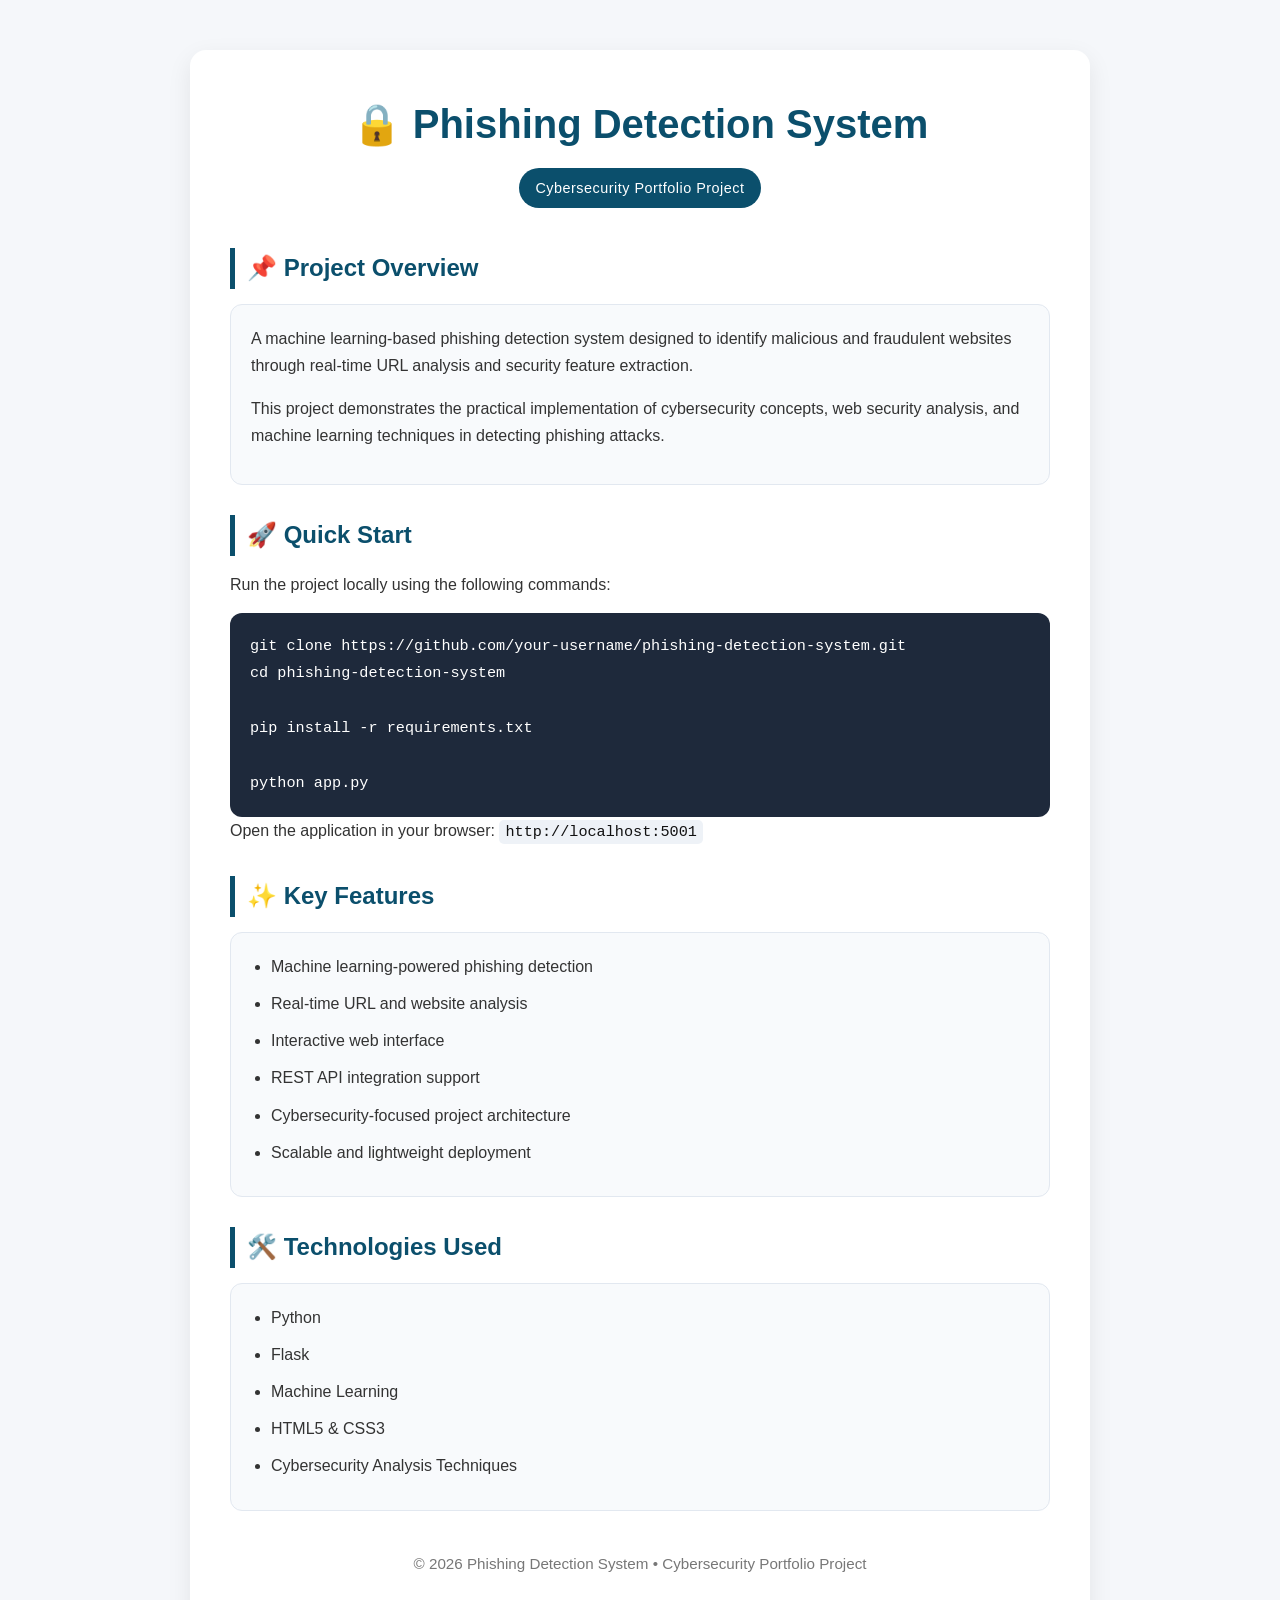
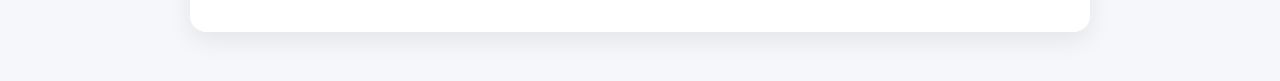
<file: Phishing Detection System/docs/index.html>
<!DOCTYPE html>
<html lang="en">
<head>
    <meta charset="UTF-8" />
    <meta name="viewport" content="width=device-width, initial-scale=1.0" />
    <title>Phishing Detection System</title>

    <style>
        *{
            margin:0;
            padding:0;
            box-sizing:border-box;
        }

        body{
            font-family:'Segoe UI', Tahoma, Geneva, Verdana, sans-serif;
            background:#f5f7fa;
            color:#333;
            line-height:1.7;
        }

        .container{
            max-width:900px;
            margin:50px auto;
            background:#ffffff;
            padding:40px;
            border-radius:16px;
            box-shadow:0 8px 25px rgba(0,0,0,0.08);
        }

        .header{
            text-align:center;
            margin-bottom:40px;
        }

        .header h1{
            font-size:2.5rem;
            color:#0b4f6c;
            margin-bottom:10px;
        }

        .badge{
            display:inline-block;
            background:#0b4f6c;
            color:#fff;
            padding:8px 16px;
            border-radius:30px;
            font-size:0.9rem;
            letter-spacing:0.5px;
        }

        h2{
            margin-top:30px;
            margin-bottom:15px;
            color:#0b4f6c;
            border-left:5px solid #0b4f6c;
            padding-left:12px;
        }

        p{
            margin-bottom:15px;
        }

        .card{
            background:#f8fafc;
            padding:20px;
            border-radius:12px;
            margin-top:15px;
            border:1px solid #e2e8f0;
        }

        /* Inline code styling */
        p code{
            background:#eef2f7;
            padding:3px 6px;
            border-radius:5px;
            color:#111;
            font-family:Consolas, monospace;
            font-size:0.95rem;
        }

        /* Terminal block styling */
        pre{
            background:#1e293b;
            color:#ffffff;
            padding:20px;
            border-radius:12px;
            overflow-x:auto;
            margin-top:15px;
        }

        pre code{
            color:#ffffff;
            background:none;
            font-family:Consolas, monospace;
            font-size:0.95rem;
            line-height:1.8;
        }

        ul{
            padding-left:20px;
        }

        li{
            margin-bottom:10px;
        }

        .footer{
            text-align:center;
            margin-top:40px;
            color:#777;
            font-size:0.95rem;
        }

        @media(max-width:768px){
            .container{
                margin:20px;
                padding:25px;
            }

            .header h1{
                font-size:2rem;
            }
        }
    </style>
</head>

<body>

    <div class="container">

        <div class="header">
            <h1>🔒 Phishing Detection System</h1>
            <span class="badge">Cybersecurity Portfolio Project</span>
        </div>

        <section>
            <h2>📌 Project Overview</h2>

            <div class="card">
                <p>
                    A machine learning-based phishing detection system designed
                    to identify malicious and fraudulent websites through
                    real-time URL analysis and security feature extraction.
                </p>

                <p>
                    This project demonstrates the practical implementation of
                    cybersecurity concepts, web security analysis, and machine
                    learning techniques in detecting phishing attacks.
                </p>
            </div>
        </section>

        <section>
            <h2>🚀 Quick Start</h2>

            <p>Run the project locally using the following commands:</p>

<pre><code>git clone https://github.com/your-username/phishing-detection-system.git
cd phishing-detection-system

pip install -r requirements.txt

python app.py</code></pre>

            <p>
                Open the application in your browser:
                <code>http://localhost:5001</code>
            </p>
        </section>

        <section>
            <h2>✨ Key Features</h2>

            <div class="card">
                <ul>
                    <li>Machine learning-powered phishing detection</li>
                    <li>Real-time URL and website analysis</li>
                    <li>Interactive web interface</li>
                    <li>REST API integration support</li>
                    <li>Cybersecurity-focused project architecture</li>
                    <li>Scalable and lightweight deployment</li>
                </ul>
            </div>
        </section>

        <section>
            <h2>🛠️ Technologies Used</h2>

            <div class="card">
                <ul>
                    <li>Python</li>
                    <li>Flask</li>
                    <li>Machine Learning</li>
                    <li>HTML5 & CSS3</li>
                    <li>Cybersecurity Analysis Techniques</li>
                </ul>
            </div>
        </section>

        <div class="footer">
            <p>© 2026 Phishing Detection System • Cybersecurity Portfolio Project</p>
        </div>

    </div>

</body>
</html>
</file>
